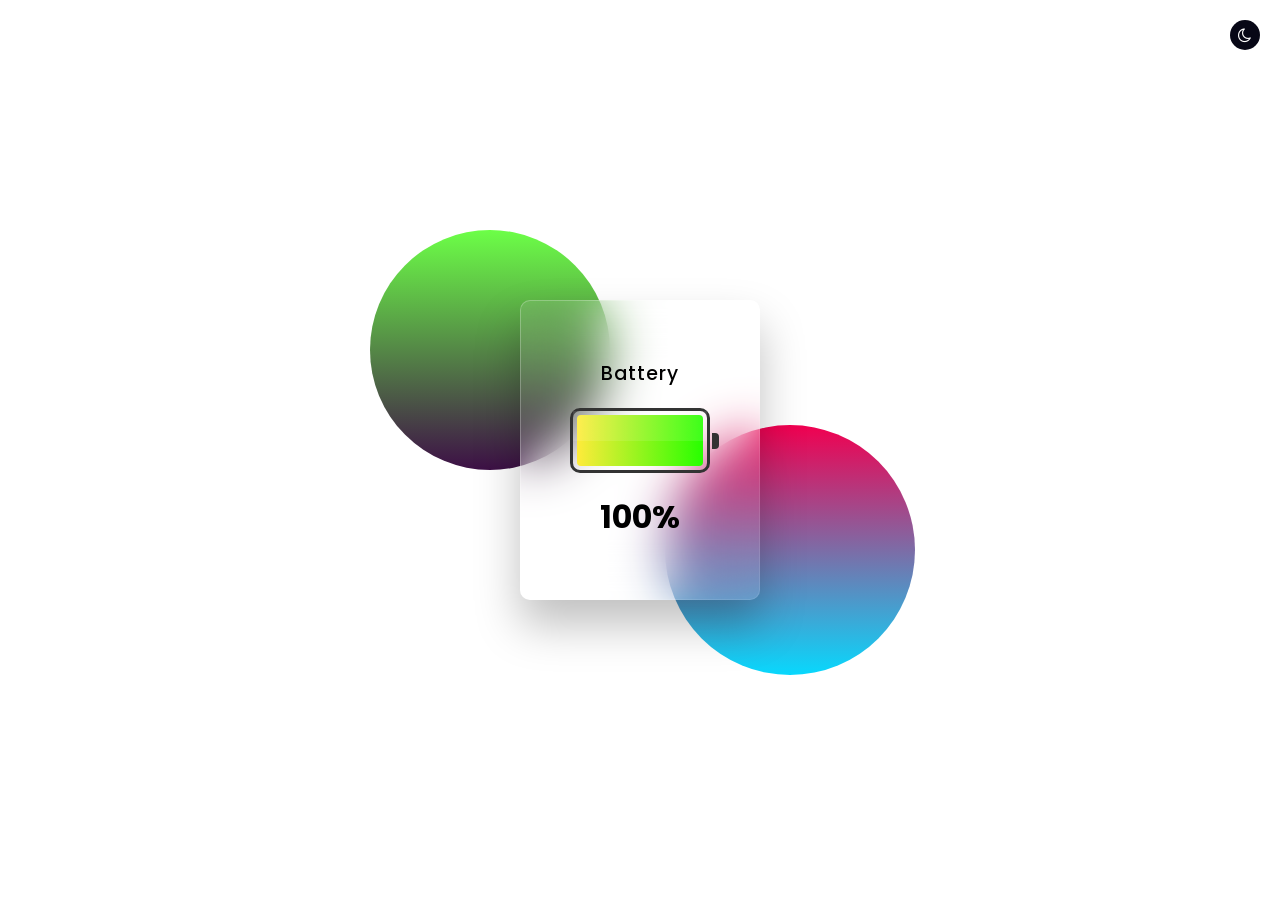
<file: Day 1/Battery Indicator/index.html>
<!DOCTYPE html>
<html lang="en">

<head>
    <meta charset="UTF-8" />
    <meta name="viewport" content="width=device-width, initial-scale=1.0" />
    <link rel="stylesheet" href="https://cdnjs.cloudflare.com/ajax/libs/font-awesome/4.7.0/css/font-awesome.css"
        integrity="sha512-5A8nwdMOWrSz20fDsjczgUidUBR8liPYU+WymTZP1lmY9G6Oc7HlZv156XqnsgNUzTyMefFTcsFH/tnJE/+xBg=="
        crossorigin="anonymous" />
    <title>Battery Indicator</title>
    <link rel="stylesheet" href="style.css" />
</head>

<body>
    <section class="sec">
        <div class="toggle"></div>
        <div class="box">
            <div class="content">
                <h3>Battery</h3>
                <div class="batteryShape">
                    <div class="level">
                        <div class="percentage"></div>
                    </div>
                </div>
                <div class="percent">50%</div>
            </div>
        </div>
    </section>
    <script src="script.js"></script>
</body>

</html>
</file>
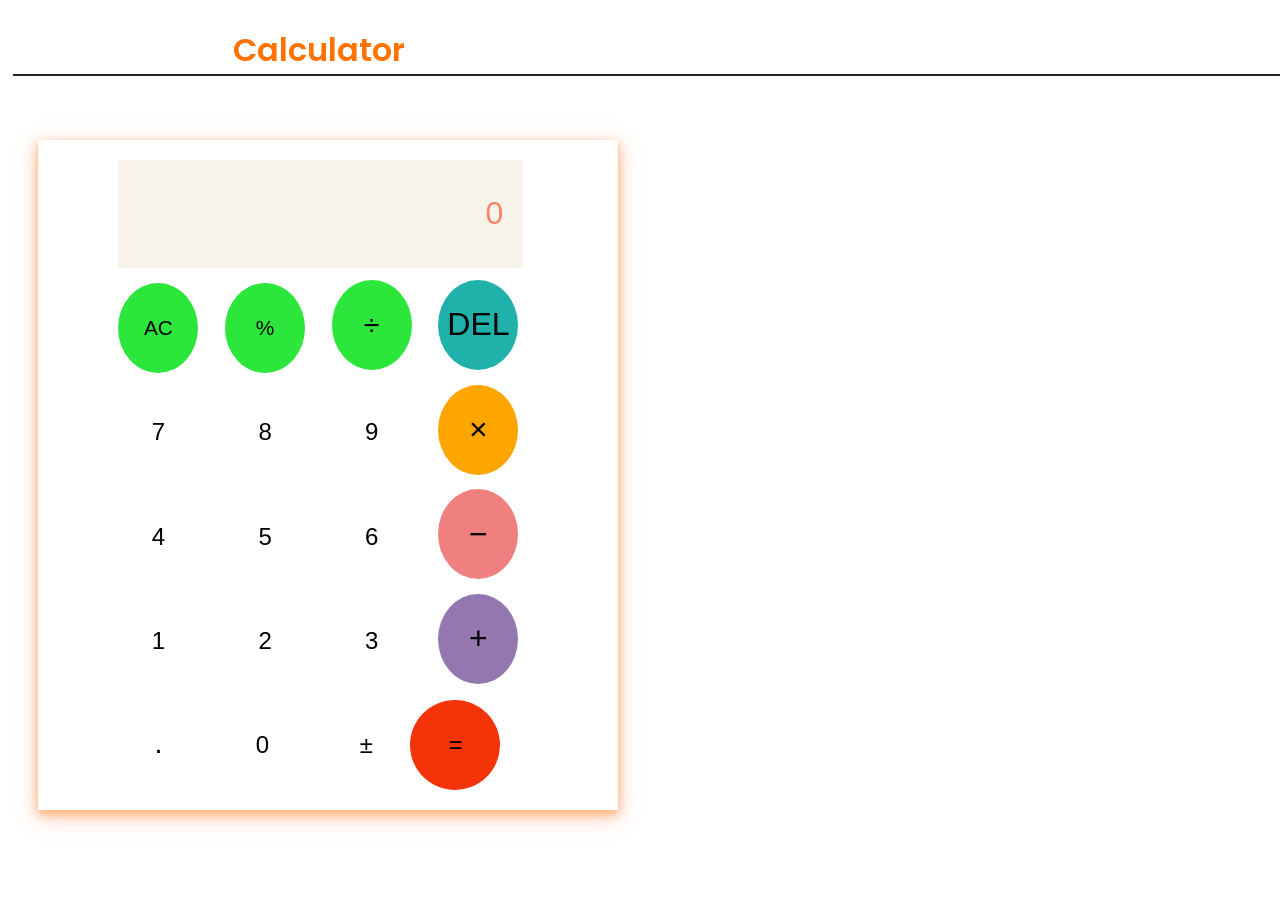
<file: Day 1/Calculator/index.html>
<!DOCTYPE html>
<html>
    <head>
  <meta charset="UTF-8">
  <meta name="viewport" content="width=device-width, initial-scale=1.0">
        <title>
            calculator webpage
        </title>
        <link rel="stylesheet" href="style.css">
    </head>
    <body>
        <h1>Calculator</h1>
        <div class="calculator">
            <input type="text" class="calculator-screen" value="0" >
            <div class="calculator-keys">
                    <button class="all-clear" >AC</button>
                    <button class="operator" >&#37;</button>
                    <button class="operator" value="/">&divide; </button>
                    <button class="delete"> DEL</button>
                    <button class="number" value="7">7</button>
                    <button class="number" value="8">8</button>
                    <button class="number" value="9">9</button>
                    <button class="operator" value="*">&times;</button>
                    <button class="number" value="4">4</button>
                    <button class="number" value="5">5</button>
                    <button class="number" value="6">6</button>
                    <button class="operator" value="-">&minus;</button>
                    <button class="number" value="1">1</button>
                    <button class="number" value="2">2</button>
                    <button class="number" value="3">3</button>
                    <button class="operator" value="+">&plus;</button>
                    <button class="text" value=".">.</button>
                    <button class="number" value="0">0</button>
                    <button class="operator" value="+/-">&PlusMinus;</button>
                    <button class="equal">&equals;</button>
                    
            </div>
        </div>
        <script type="text/javascript" src="script.js"></script>
    </body>
</html>
</file>
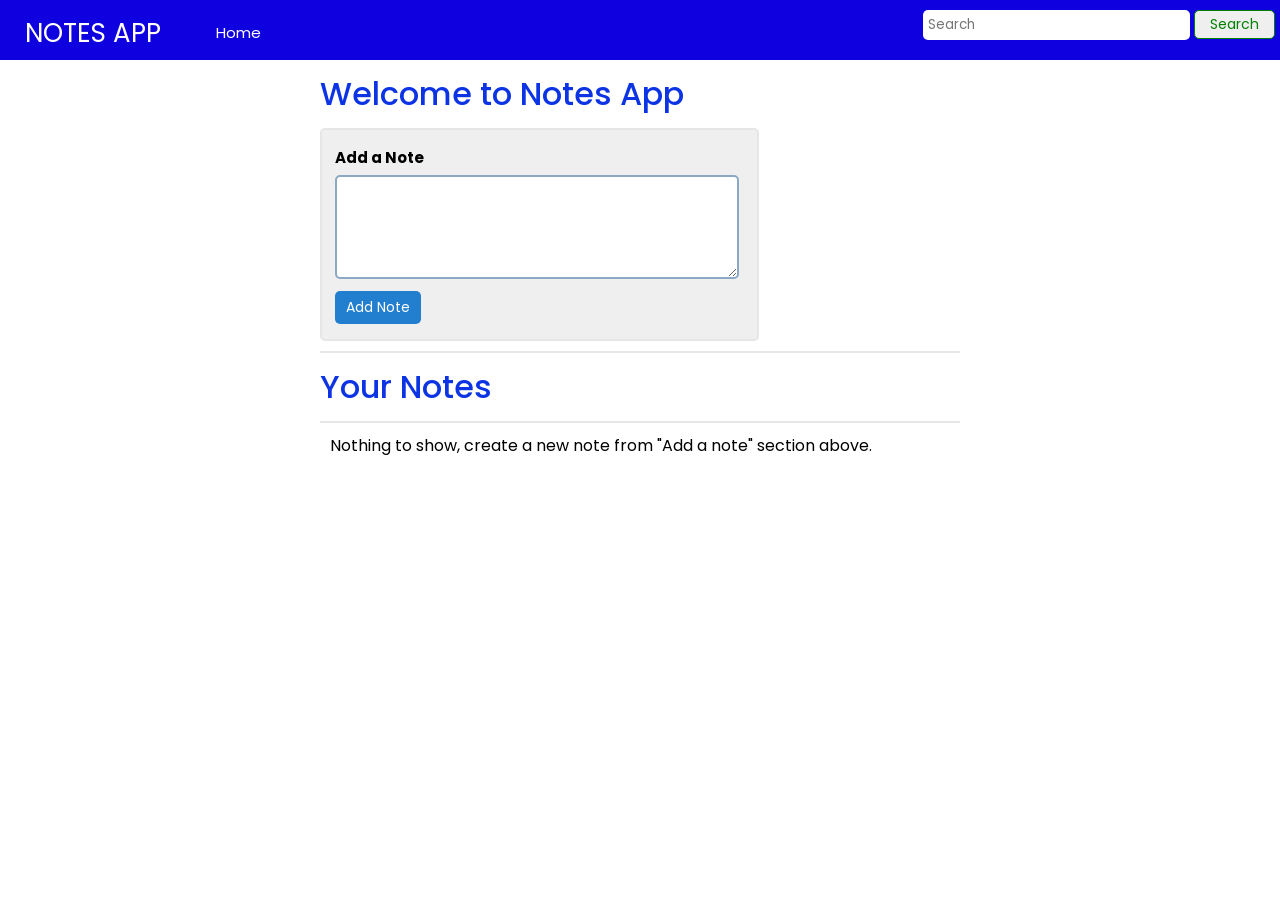
<file: Day 1/Notes Website/index.html>
<!DOCTYPE html>
<html lang="en">
<head>
    <meta charset="UTF-8">
    <meta name="viewport" content="width=device-width, initial-scale=1.0">
    <link rel="stylesheet" href="style.css">
    <title>Notes App</title>
</head>
<body>
   <nav class="navbar">
       <div id="logo">NOTES APP</div>
       <ul>
           <li> <a href="#">Home</a> </li>
       </ul>
       <form class="form-group" action="#">
           <input type="search" name="search" id="search" placeholder="Search">
           <button id="btn">Search</button>
       </form>
   </nav>

   <div class="container">
       <h1>Welcome to Notes App</h1>
       <div class="border">
           <label for="addNote">Add a Note</label> <br>
           <textarea name="textarea" id="textarea" cols="80" rows="5"></textarea> <br>
           <button id="myBtn">Add Note</button>
       </div>
       <hr class="hrStyle">
       <h1>Your Notes</h1>
       <hr class="hrStyle">
       <div id="notes" class="notesBox"> </div>
   <script src="script.js"></script>
</body>
</html>
</file>
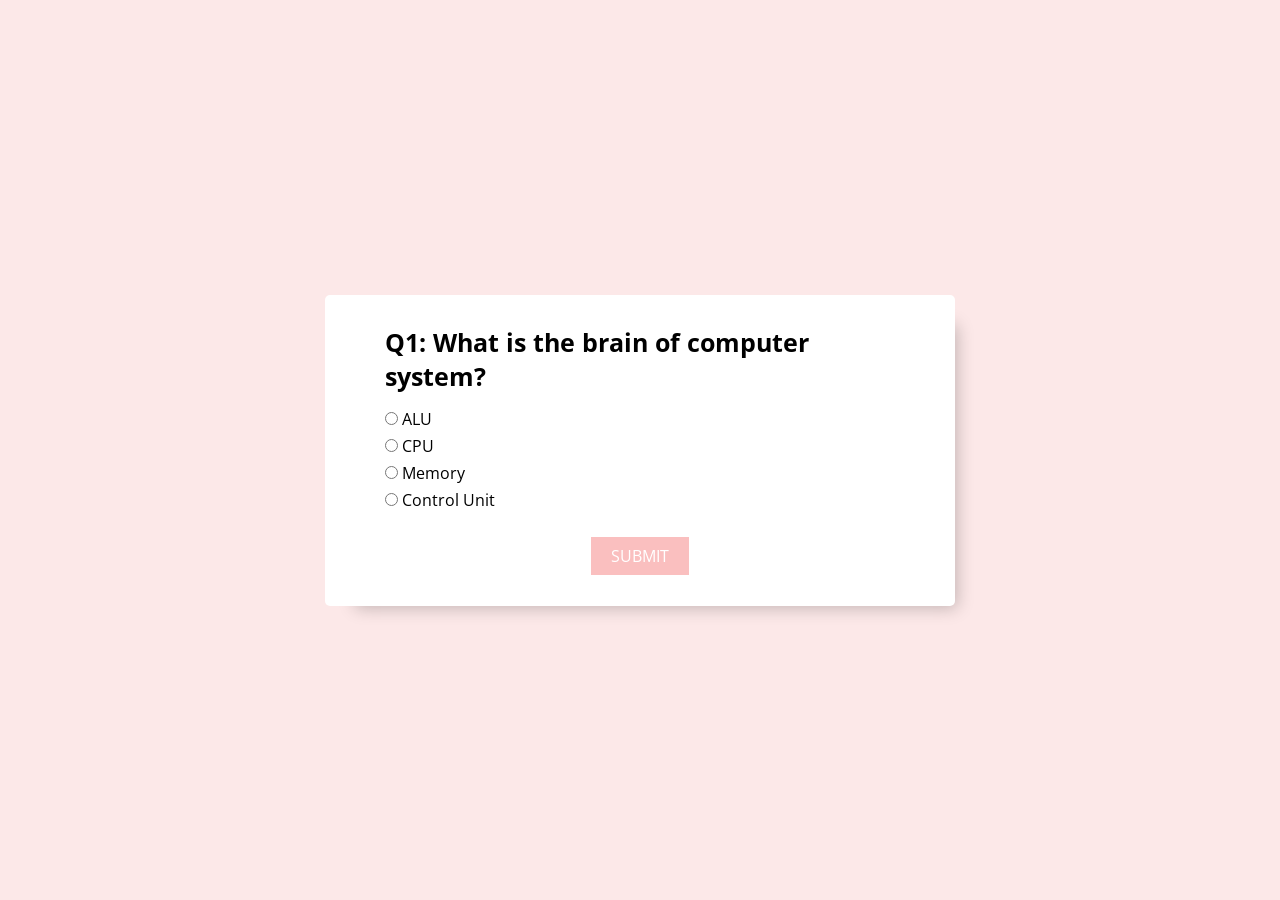
<file: Day 2/Quiz App/index.html>
<!DOCTYPE html>
<html lang="en">
  <head>
    <meta charset="UTF-8" />
    <meta http-equiv="X-UA-Compatible" content="IE=edge" />
    <meta name="viewport" content="width=device-width, initial-scale=1.0" />
    <link rel="stylesheet" href="style.css" />
    <title>Quiz Website</title>
  </head>
  <body>

    <div class="main-div">
      <div class="inner-div">
        <h1 class="question">Question comes here.</h1>
        <ul>
          <li>
            <input type="radio" class="ans" name="ans" id="ans1" />
            <label for="answer" class="answer1">Answer option</label>
          </li>
          <li>
            <input type="radio" class="ans" name="ans" id="ans2" />
            <label for="answer" class="answer2">Answer option</label>
          </li>
          <li>
            <input type="radio" class="ans" name="ans" id="ans3" />
            <label for="answer" class="answer3">Answer option</label>
          </li>
          <li>
            <input type="radio" class="ans" name="ans" id="ans4" />
            <label for="answer" class="answer4">Answer option</label>
          </li>
        </ul>
        <div class="button-container">
          <buttom id="submit">Submit</buttom>
        </div>
        <div id="scoring" class="scoreBox">
            
        </div>
      </div>
    </div>
    <script src="script.js"></script>
  </body>
</html>
</file>
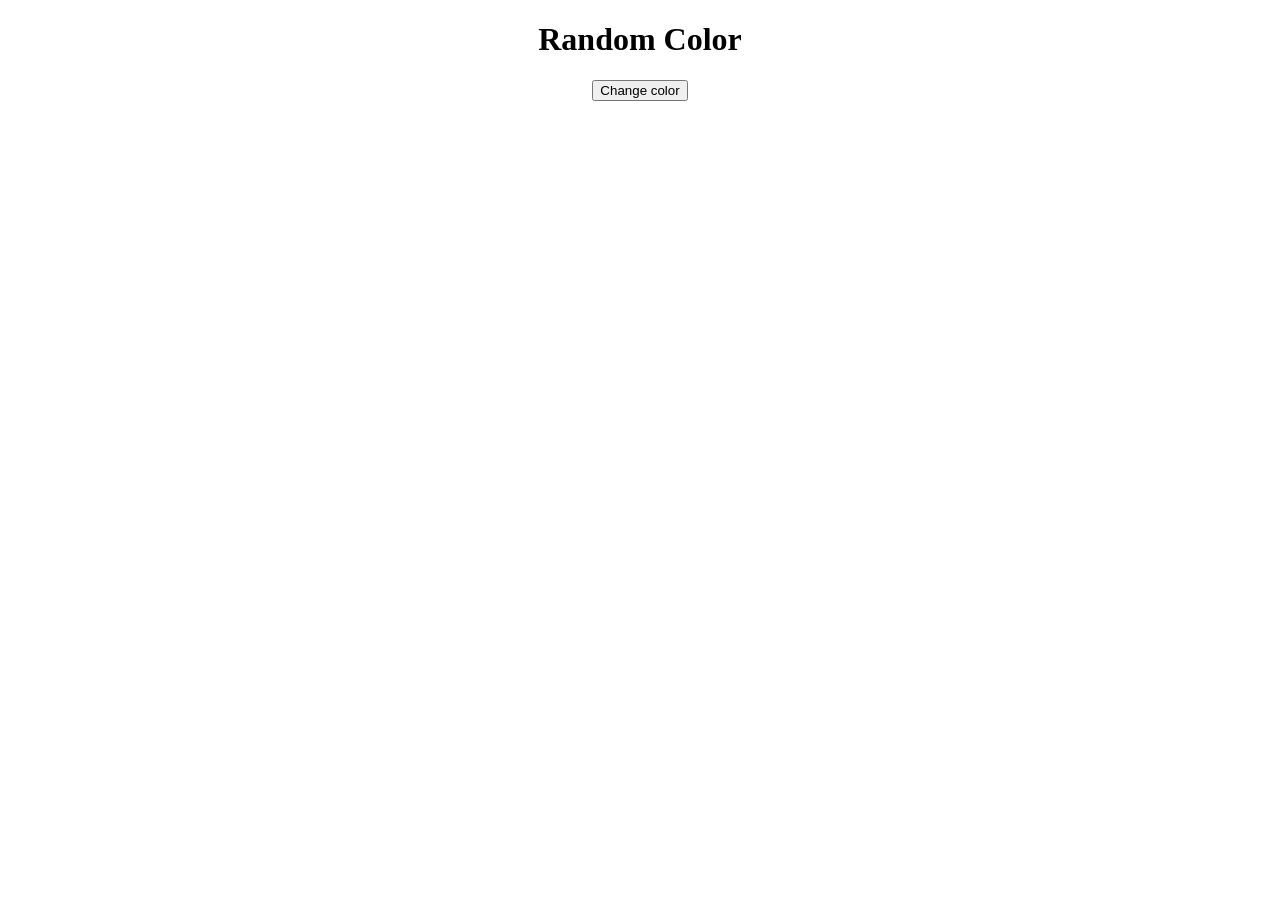
<file: Day 2/Random Color Generator/index.html>
<!DOCTYPE html>
<html lang="en">
<head>
    <meta charset="UTF-8">
    <meta http-equiv="X-UA-Compatible" content="IE=edge">
    <meta name="viewport" content="width=device-width, initial-scale=1.0">
    <title>Random Color</title>
    <link rel="stylesheet" href="style.css">
</head>
<body>
    <h1>Random Color</h1>
   <div class="color_gen">
        <button id="random">Change color</button>
   </div>     
    <script src="script.js"></script>
</body>
</html>
</file>
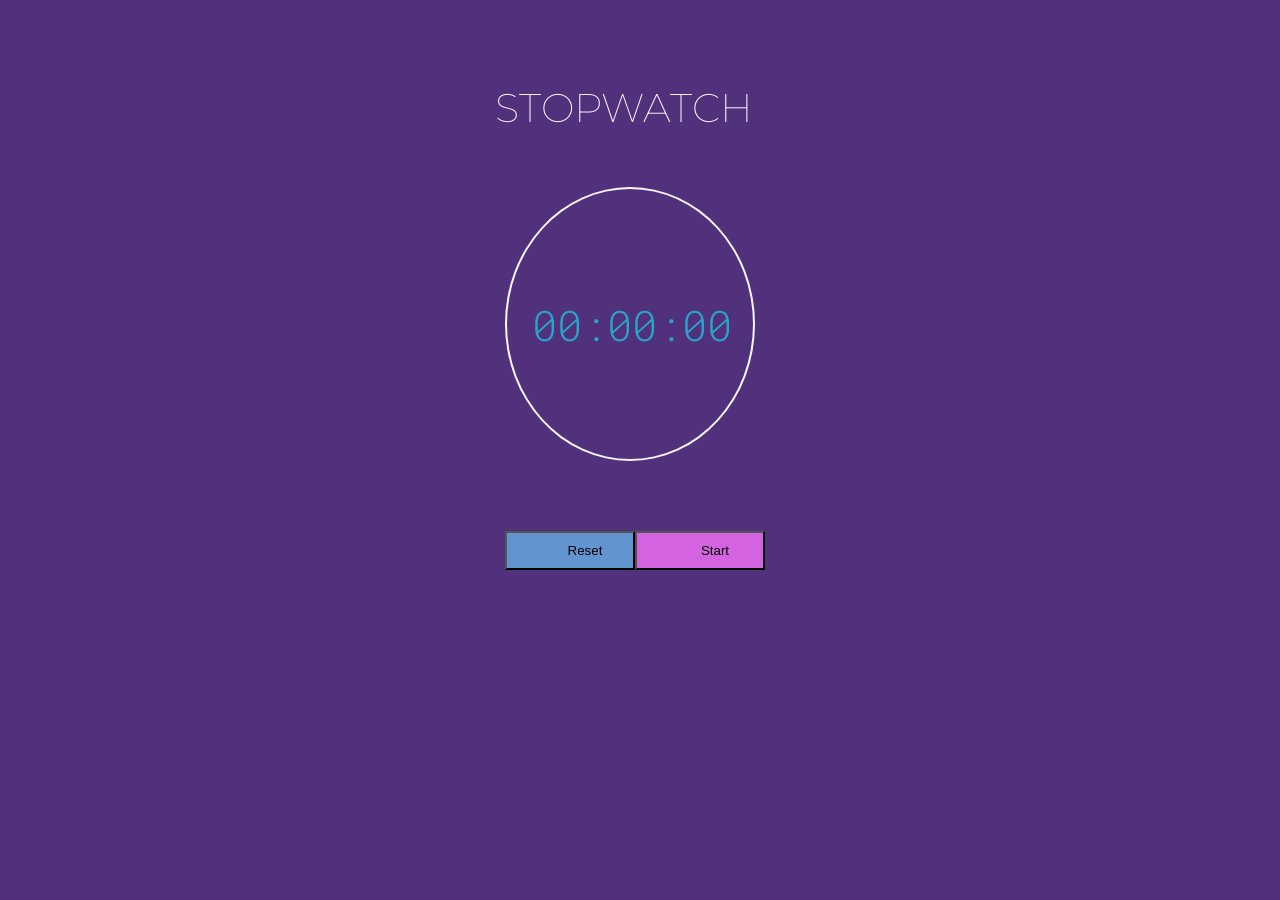
<file: Day 2/Stop Watch/index.html>
<!DOCTYPE html>
<html>
  <head>
    <title>
      Simple Stopwatch
    </title>
    <link href="style.css" rel="stylesheet">
    <link
      href="https://fonts.googleapis.com/css2?family=Montserrat:wght@200;900&display=swap"
      rel="stylesheet"
    />
    <link
      href="https://fonts.googleapis.com/css2?family=Roboto+Mono:ital,wght@0,300;1,300&display=swap"
      rel="stylesheet"
    />
   
  </head>
  <body>
    <div id="stopwatch">
      <!-- CURRENT TIME -->
      <h1> STOPWATCH</h1>
      <div class="circle">
        <span class="time" id="sw-time">00:00:00</span>
      </div>

      <!-- CONTROLS -->
      <div class="controls">
          <input type="button" value="Reset" id="sw-rst" disabled/>
          <input type="button" value="Start" id="sw-go" disabled/>
      </div>
    </div>
    <script src="script.js"></script>
  </body>
</html>
</file>
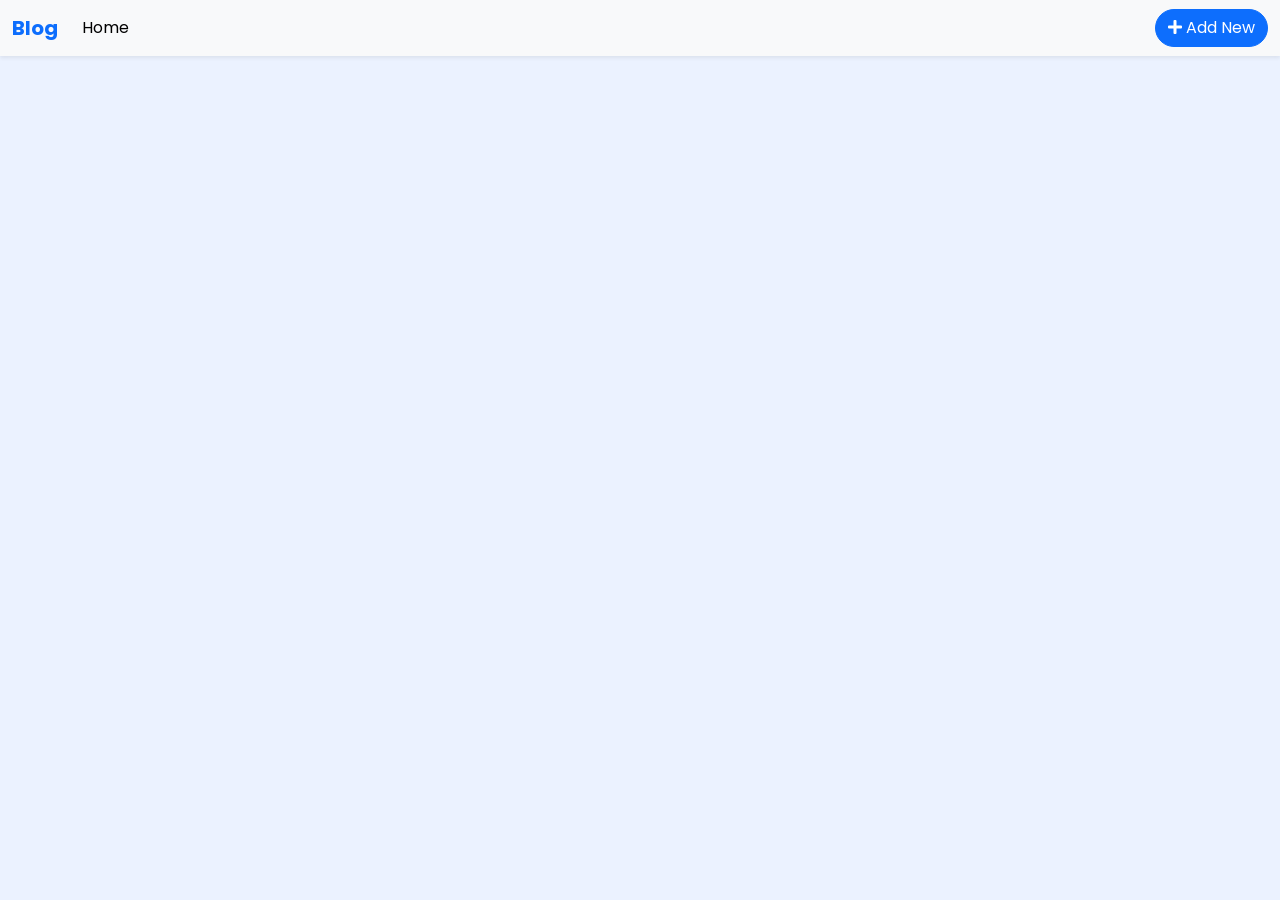
<file: Day 3/Blog Application/index.html>
<!DOCTYPE html>
<html lang="en">

<head>
	<meta charset="UTF-8">
	<meta http-equiv="X-UA-Compatible" content="IE=edge">
	<meta name="viewport" content="width=device-width, initial-scale=1.0">
	<!-- google fonts -->
	<link rel="preconnect" href="https://fonts.gstatic.com" />
	<link href="https://fonts.googleapis.com/css2?family=Poppins:ital,wght@0,100;0,200;0,300;0,400;0,500;0,600;0,700;0,800;0,900;1,100;1,200;1,300;1,400;1,500;1,600;1,700;1,800;1,900&display=swap" rel="stylesheet" />
	<!-- icons -->
	<link rel="stylesheet" href="https://use.fontawesome.com/releases/v5.15.3/css/all.css" integrity="sha384-SZXxX4whJ79/gErwcOYf+zWLeJdY/qpuqC4cAa9rOGUstPomtqpuNWT9wdPEn2fk" crossorigin="anonymous" />
	<!-- bootstrap cdn -->
	<link href="https://cdn.jsdelivr.net/npm/bootstrap@5.0.1/dist/css/bootstrap.min.css" rel="stylesheet" integrity="sha384-+0n0xVW2eSR5OomGNYDnhzAbDsOXxcvSN1TPprVMTNDbiYZCxYbOOl7+AMvyTG2x" crossorigin="anonymous" />
	<!--  our stylesheet -->
	<link rel="stylesheet" href="style.css">
	<title>Blog App</title>
</head>

<body onload="loadData()">
	<!--Navbar Modal -->
	<div class="modal fade" id="staticBackdrop" data-bs-backdrop="static" data-bs-keyboard="false" tabindex="-1" aria-labelledby="staticBackdropLabel" aria-hidden="true">
		<div class="modal-dialog">
			<div class="modal-content">
				<div class="modal-header">
					<h5 class="modal-title" id="staticBackdropLabel">Add New Task</h5>
					<button type="button" class="btn-close" data-bs-dismiss="modal" aria-label="Close"></button>
				</div>
				<div class="modal-body">
					<form>
						<div class="mb-3">
							<label for="imageurl" class="form-label">Image URL</label>
							<input type="url" class="form-control" id="imageurl" aria-describedby="emailHelp" placeholder="https://images.hello.com/hello.png">
						</div>
						<div class="mb-3">
							<label for="title" class="form-label">Title</label>
							<input type="text" class="form-control" id="title" placeholder="Artificial Intelligence">
						</div>
						<div class="mb-3">
							<label for="type" class="form-label">Type</label>
							<input type="text" class="form-control" id="type" placeholder="AI">
						</div>
						<div class="mb-3">
							<label for="description" class="form-label">Description</label>
							<textarea rows="4" class="form-control" id="description"></textarea>
						</div>
					</form>
				</div>
				<div class="modal-footer">
					<button type="button" class="btn btn-secondary" data-bs-dismiss="modal">Close</button>
					<button type="button" class="btn btn-primary" data-bs-dismiss="modal" onclick="saveChanges()">Save Changes</button>
				</div>
			</div>
		</div>
	</div>
	<!--  card modal -->
	<div class="modal fade" id="showblog" tabindex="-1" aria-labelledby="showTaskLabel" aria-hidden="true">
		<div class="modal-dialog modal-lg">
			<div class="modal-content">
				<div class="modal-body blog__modal__body"></div>
				<div class="modal-footer">
					<button type="button" class="btn btn-secondary" data-bs-dismiss="modal">Close</button>
				</div>
			</div>
		</div>
	</div>
	</div>
	<!-- navbar -->
	<nav class="navbar navbar-expand-md navbar-light bg-light shadow-sm">
		<div class="container-fluid"> <a class="navbar-brand  fw-bold text-primary" href="#">Blog</a>
			<button class="navbar-toggler" type="button" data-bs-toggle="collapse" data-bs-target="#navbarSupportedContent" aria-controls="navbarSupportedContent" aria-expanded="false" aria-label="Toggle navigation"> <span class="navbar-toggler-icon"></span> 
			</button>
			<div class="collapse navbar-collapse" id="navbarSupportedContent">
				<ul class="navbar-nav me-auto mb-2 mb-lg-0">
					<li class="nav-item"> <a class="nav-link active" aria-current="page" href="#">Home</a> 
					</li>
				</ul>
				<button type="button" class="btn btn-primary rounded-pill" data-bs-toggle="modal" data-bs-target="#staticBackdrop"><i class="fas fa-plus"></i> Add New</button>
			</div>
		</div>
	</nav>
	<div class="container">
		<section>
			<div class="row blog__container mt-5 mb-3 ">
		        </div>
		</section>
	</div>
	<script src="https://cdn.jsdelivr.net/npm/@popperjs/core@2.9.2/dist/umd/popper.min.js" integrity="sha384-IQsoLXl5PILFhosVNubq5LC7Qb9DXgDA9i+tQ8Zj3iwWAwPtgFTxbJ8NT4GN1R8p" crossorigin="anonymous"></script>
	<script src="https://cdn.jsdelivr.net/npm/bootstrap@5.0.1/dist/js/bootstrap.min.js" integrity="sha384-Atwg2Pkwv9vp0ygtn1JAojH0nYbwNJLPhwyoVbhoPwBhjQPR5VtM2+xf0Uwh9KtT" crossorigin="anonymous"></script>
	<script src="script.js"></script>
</body>
</html>
</file>
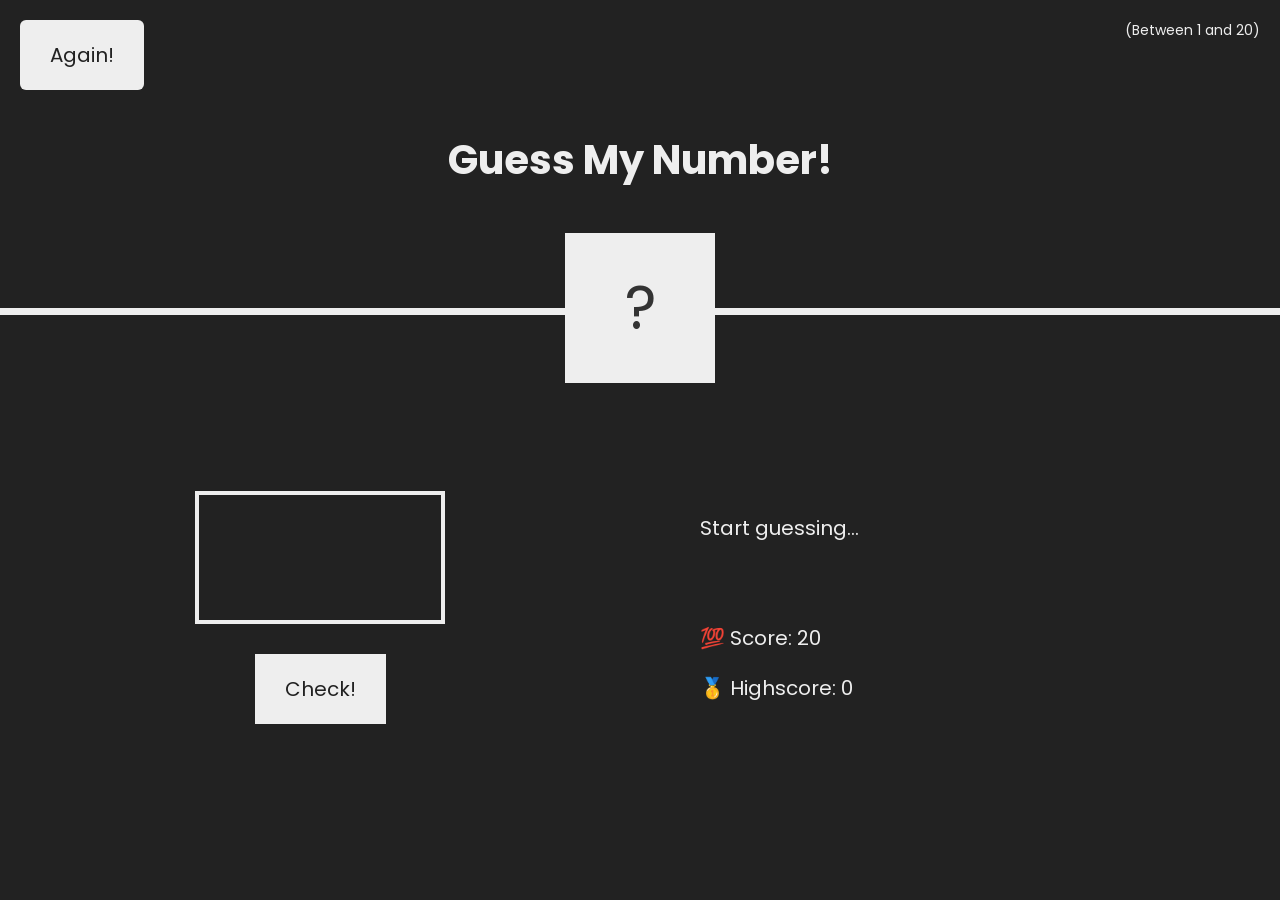
<file: Day 3/Guess My Number/index.html>
<!DOCTYPE html>
<html lang="en">
  <head>
    <meta charset="UTF-8" />
    <meta name="viewport" content="width=device-width, initial-scale=1.0" />
    <meta http-equiv="X-UA-Compatible" content="ie=edge" />
    <link rel="stylesheet" href="style.css" />
    <title>Guess My Number!</title>
  </head>
  <body>
    <header>
      <h1>Guess My Number!</h1>
      <p class="between">(Between 1 and 20)</p>
      <button class="btn again">Again!</button>
      <div class="number">?</div>
    </header>
    <main>
      <section class="left">
        <input type="number" class="guess" />
        <button class="btn check">Check!</button>
      </section>
      <section class="right">
        <p class="message">Start guessing...</p>
        <p class="label-score">💯 Score: <span class="score">20</span></p>
        <p class="label-highscore">
          🥇 Highscore: <span class="highscore">0</span>
        </p>
      </section>
    </main>
    <script src="script.js"></script>
  </body>
</html>
</file>
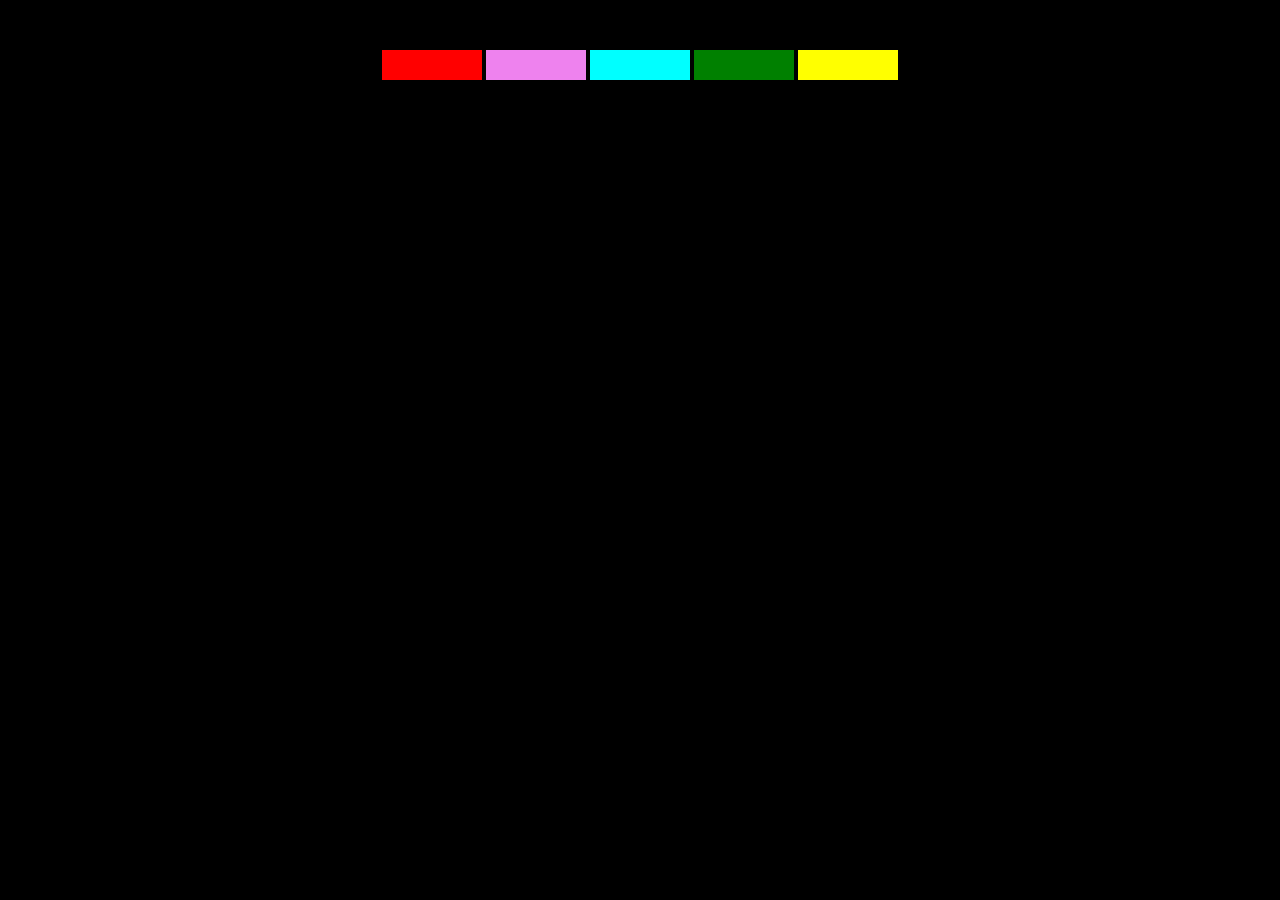
<file: Day 3/Magic Color Changer/index.html>
<!DOCTYPE html>
<html lang="en">

<head>
    <meta charset="UTF-8">
    <meta name="viewport" content="width=device-width, initial-scale=1.0">
    <title>Document</title>
    <link rel="stylesheet" href="style.css">
</head>

<body>
    <div class="main">
        <div class="color red"></div>
        <div class="color violet"></div>
        <div class="color cyan"></div>
        <div class="color green"></div>
        <div class="color yellow"></div>

    </div>
    <div class="circle"></div>
    <script src="script.js"></script>
</body>

</html>
</file>
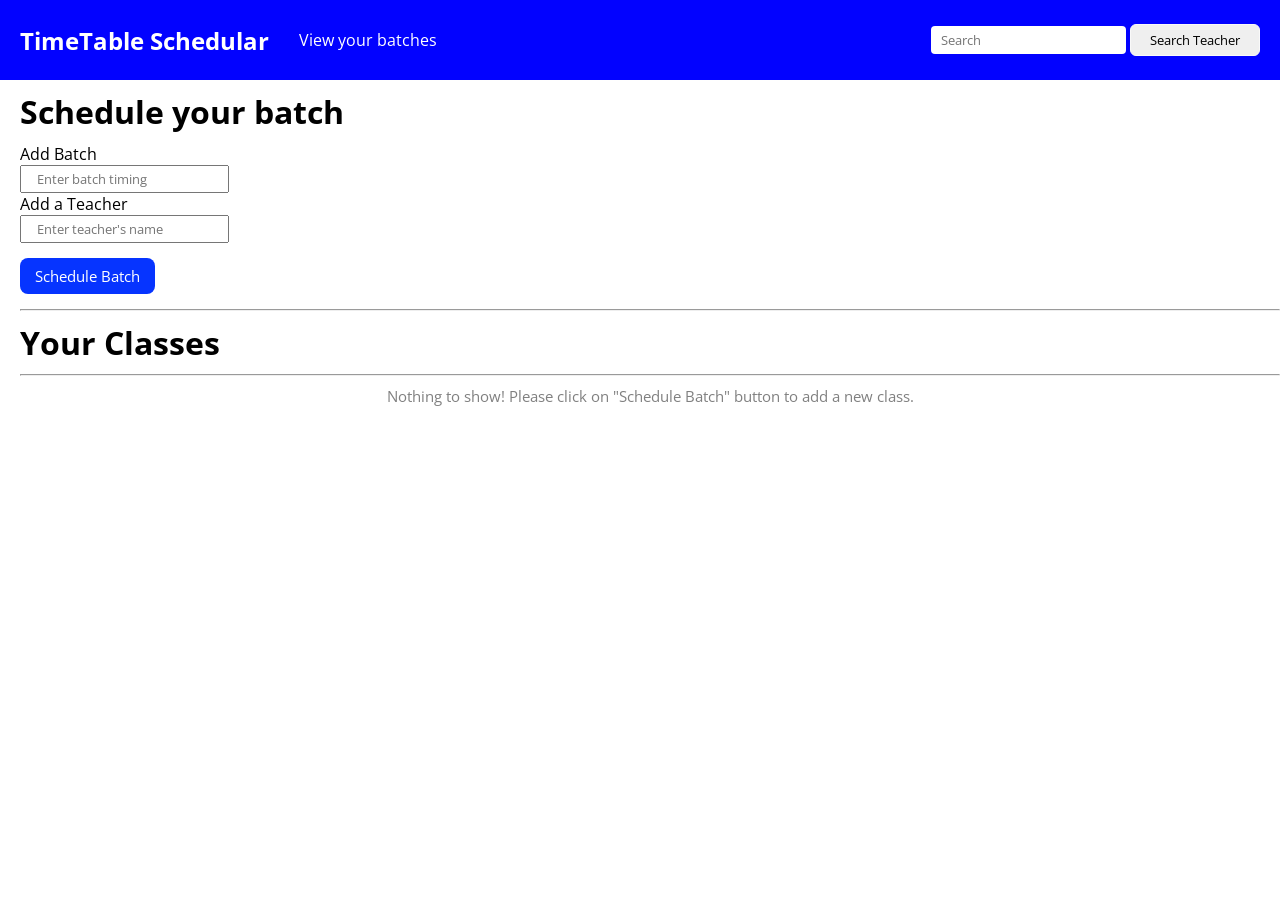
<file: Day 3/TimeTable Schedular/index.html>
<!DOCTYPE html>
<html lang="en">

<head>
    <meta charset="UTF-8" />
    <meta name="viewport" content="width=device-width, initial-scale=1.0" />
    <meta http-equiv="X-UA-Compatible" content="IE=edge">
    <link rel="preconnect" href="https://fonts.gstatic.com">
    <link href="https://fonts.googleapis.com/css2?family=Roboto:ital,wght@0,400;1,300&display=swap" rel="stylesheet">
    <link rel="stylesheet" href="style.css" />
    <title>Classroom Scheduler</title>
</head>

<body>
    <nav class="navbar">
        <div class="left">
            <div id="logo">
                <h1>TimeTable Schedular </h1>
            </div>
            <div>
                <ul>
                    <li><a href="#">View your batches</a></li>
                </ul>
            </div>
        </div>
        <div class="searchBox">
            <input type="search" name="searchBar" placeholder="Search" id="searchTxt" />
            <button class="btn">Search Teacher</button>
        </div>
    </nav>

    <div class="wrapper">
        <h1 class="heading">Schedule your batch</h1>
        <label for="addingNote" class="addingNote">Add Batch</label> <br />
        <input name="textarea" id="title" cols="100" rows="2" placeholder="Enter batch timing"></input>
        <br />
        <label for="addingNote" class="addingNote">Add a Teacher</label> <br />
        <input name="textarea" id="note-text" cols="100" rows="6" placeholder="Enter teacher's name"></input>
        <br />
        <button class="note-btn">Schedule Batch</button>

        <hr class="margin-top hr" />
        <h1 class="class">Your Classes</h1>
        <hr class="hr" />
        <div class="showNotes" id="notes"></div>
    </div>
    <script src="script.js"></script>
</body>

</html>
</file>
<file: Day 1/Battery Indicator/style.css>
@import url("https://fonts.googleapis.com/css2?family=Poppins&display=swap");

* {
  margin: 0;
  padding: 0;
  box-sizing: border-box;
  font-family: "Poppins", sans-serif;
}

section {
  position: relative;
  display: flex;
  justify-content: center;
  align-items: center;
  min-height: 100vh;
}

section.dark {
  background: #161623;
}

section::before {
  content: "";
  position: absolute;
  width: 240px;
  height: 240px;
  background: linear-gradient(#6cff47, #3d1046);
  border-radius: 50%;
  transform: translate(-150px, -100px);
}

section.dark::before {
  background: linear-gradient(#ffc107, #e91e63);
}


section::after {
  content: "";
  position: absolute;
  width: 250px;
  height: 250px;
  background: linear-gradient(#f10050, rgb(8, 216, 253));
  border-radius: 50%;
  transform: translate(150px, 100px);
}

section.dark::after {
  background: linear-gradient(#2196f3, #31ff38);
}

.box {
  position: relative;
  width: 240px;
  height: 300px;
  background: rgba(255, 255, 255, 0.1);
  z-index: 1;
  box-shadow: 0 25px 45px rgba(0, 0, 0, 0.25);
  border: 1px solid rgba(255, 255, 255, 0.25);
  border-right: 1px solid rgba(255, 255, 255, 0.1);
  border-bottom: 1px solid rgba(255, 255, 255, 0.1);
  backdrop-filter: blur(25px);
  border-radius: 10px;
  display: flex;
  justify-content: center;
  align-items: center;
}

.content {
  display: flex;
  justify-content: center;
  align-items: center;
  flex-direction: column;
}

.box h3 {
  color: #000000;
  font-weight: 500;
  font-size: 1.2rem;
  letter-spacing: 1px;
}

section.dark .box h3 {
  color: #fff;
}

.batteryShape {
  position: relative;
  width: 140px;
  height: 65px;
  margin: 20px 0;
  border: 3px solid #333;
  border-radius: 10px;
}

section.dark .batteryShape {
  border: 3px solid #fff;
}

.batteryShape::before {
  content: "";
  position: absolute;
  top: 50%;
  right: -12px;
  transform: translateY(-50%);
  width: 7px;
  height: 16px;
  background: #333;
  border-top-right-radius: 4px;
  border-bottom-right-radius: 4px;
}

section.dark .batteryShape::before {
  background: #fff;
}

.batteryShape::after {
  content: "";
  position: absolute;
  top: 0;
  left: 0;
  width: 100%;
  height: 50%;
  background: rgba(255, 255, 255, 0.1);
}

.level {
  position: absolute;
  top: 4px;
  left: 4px;
  right: 4px;
  bottom: 4px;
  /* background: #333; */
  overflow: hidden;
}

.percentage {
  position: absolute;
  top: 0;
  left: 0;
  height: 100%;
  width: 50%;
  background: linear-gradient(90deg, #ffeb3b, #27ff00);
  border-radius: 4px;
}

section.dark .percentage {
  background: linear-gradient(90deg, #ffeb3b, #27ff00);
}

.percent {
  color: #000000;
  font-size: 2em;
  font-weight: 700;
}

section.dark .percent {
  color: #fff;
}

.toggle {
  position: absolute;
  top: 20px;
  right: 20px;
  background: #070716;
  width: 30px;
  height: 30px;
  cursor: pointer;
  border-radius: 50%;
  display: flex;
  justify-content: center;
  align-items: center;
}

.dark .toggle {
  background: #fff;
}

.toggle::before {
  content: "\f186";
  font-family: fontAwesome;
  color: #fff;
}

.dark .toggle::before {
  content: "\f185";
  color: #161623;
}
</file>
<file: Day 1/Calculator/style.css>
@import url('https://fonts.googleapis.com/css2?family=Poppins:ital,wght@0,100;0,200;0,300;0,400;0,500;0,600;0,700;0,800;0,900;1,100;1,200;1,300;1,400;1,500;1,600;1,700;1,800;1,900&display=swap');

* {
    margin: 0px;
    padding: 0px;
}

body {
    margin-top: 2%;
    font-family: "Poppins", sans-serif;
}

h1 {
    margin: 0.5% 0% 0% 1%;
    color: rgb(255, 115, 0);
    font-size: 2rem;
    font-weight: 600;
    text-align: left;
    border-bottom: 2px solid #222222;
    padding-left: 220px;
}

.calculator {
    text-align: justify;
    margin: 5% 3% 3% 3%;
    height: 50%;
    width: 500px;
    padding-left: 80px;
    padding-top: 20px;
    padding-bottom: 20px;
    box-shadow: 0 4px 8px 0 rgba(255, 179, 113, 0.917), 0 6px 20px 0 rgba(251, 163, 125, 0.65);
}

.calculator-screen {
    width: 77%;
    height: 12vh;
    opacity: 0.8;
    background-color: rgb(248, 242, 230);
    color: tomato;
    text-align: right;
    font-size: 200%;
    border: none;
    padding-right: 20px;
}

.calculator-keys {
    width: 80%;
    height: 80%;
}

button {
    width: 20%;
    height: 10vh;
    background: none;
    border-radius: 50%;
    color: black;
    font-size: 150%;
    border-radius: 100%;
    margin: 3% auto 0%;
    border: black;
}

button:nth-child(1),
button:nth-child(2),
button:nth-child(3) {
    color: black;
    background-color: #2ce63b;
    border-radius: 50%;
    line-height: 3rem;
    font-size: 130%;
}

button:nth-child(3) {
    font-size: 180%;
}

button:nth-child(17) {
    font-size: 180%;
    width: 20%;
    height: 10vh;
}

button:nth-child(18) {
    width: 30%;
    height: 10vh;
}

button:nth-child(1):hover,
button:nth-child(2):hover,
button:nth-child(3):hover {
    color: #ffffff;
    background-color: teal;
}

.equal {
    color: rgb(0, 0, 0);
    background-color: rgb(243, 51, 8);
    margin: 0 auto;
    width: 90px;
}

.operator {
    color: black;
    background: none;
}

button:nth-child(4) {
    background-color: #20b2aa;
    font-size: 200%;
    line-height: 205%;
}

button:nth-child(8) {
    background-color: #ffa500;
    font-size: 200%;
}

button:nth-child(12) {
    background-color: #f08080;
    font-size: 200%;
}

button:nth-child(16) {
    background-color: #9477af;
    font-size: 200%;
}
</file>
<file: Day 1/Notes Website/style.css>
@import url('https://fonts.googleapis.com/css2?family=Poppins:ital,wght@0,100;0,200;0,300;0,400;0,500;0,600;0,700;0,800;0,900;1,100;1,200;1,300;1,400;1,500;1,600;1,700;1,800;1,900&display=swap');

*{
    margin: 0;
    padding: 0;
    font-family: 'Poppins', Helvetica, sans-serif;
}

#logo {
    float: left;
    margin: 14px 25px;
    font-size: 26px;
}

a {
    text-decoration: none;
    color: #fff;
    text-align: right;
}

ul li {
    list-style: none;
    margin: 21px 30px;
    font-size: 15px;
}

a:hover{
    color: #e2ff23;
    font-size: 16px;
}

ul {
    display: inline-block;
}

form {
    display: inline-block;
    float: right;
}

.navbar {
    background-color: rgb(15, 1, 223);
    height: 60px;
    color: #fff;
}

.form-group {
    margin: 10px 5px;
}

#search, #btn {
    padding: 5px;
    border-radius: 5px;
    border: none;
}

#btn {
    color: green;
    border: 1px solid green;
    font-size: 14px;
    padding: 3px 15px;
}

#btn:hover{
    background-color: green;
    color: #fff;
}

.container {
    margin: 0 auto;
    width: 50%;
    text-align: left;
}

h1{
    font-weight: 500;
    color: rgb(12, 52, 228);
    margin: 10px 10px 10px 0;
}

label {
    font-size: 15px;
    font-weight: bold;
}

textarea {
    border-radius: 5px;
    border: 2px solid #8ba9c4;
    margin: 5px 5px 5px 0;
    width: 400px;
    height: 100px;
}

#myBtn, .buttonHeading {
    background-color: #227ece;
    color: #fff;
    padding: 6px 11px;
    border: none;
    border-radius: 5px;
    font-size: 14px;
}

.buttonHeading:hover {
    background-color: #3c8bd1;
}

#myBtn:hover {
    background-color: #3686cc;
}

.border {
    border: 2px solid rgb(231, 230, 230);
    border-radius: 5px;
    padding: 15px 13px;
    width: fit-content;
    color: #000000;
    background: #efefef;
}

.hrStyle {
    margin-top: 10px;
    border: 1px solid rgb(231, 230, 230);
}

#notes {
    display: flex;
    flex-wrap: wrap;
    padding: 10px;
}

.noteBox {
    border: 1px solid rgb(231, 230, 230);
    border-radius: 5px;
    padding: 10px;
}

.notesBox {
    display: flex;
    justify-content: space-between;
}

.noteHeading {
    font-weight: bold;
    font-size: 20px;
}

.paraHeading {
    font-size: 16px;
    margin: 7px 7px 7px 0;
}

.block {
    display: block;
}

.none {
    display: none;
}
</file>
<file: Day 2/Quiz App/style.css>
@import url('https://fonts.googleapis.com/css2?family=Open+Sans&display=swap');

* {
    margin: 0;
    padding: 0;
    box-sizing: border-box;
}

body {
    font-family: 'Open Sans', sans-serif;
}

.main-div {
    display: flex;
    justify-content: center;
    align-items:center;
    width: 100vw;
    background-color: #fce8e8;
    height: 100vh;
}

.inner-div {
    background-color: #fff;
    padding: 30px 60px 10px 60px;
    max-width: 630px;
    width: 630px;
    box-shadow: 1rem 1rem 1rem -0.9rem rgba(0, 0, 0, 0.23);
    border-radius: 5px;
}

li {
    list-style: none;
    margin: 5px 0;
}

.question {
    font-size: 25px;
    margin-bottom: 15px;
}

.answer {
    font-size: 15px;
    color: rgb(54, 54, 54);
}

.button-container {
    display: flex;
    justify-content: center;
    align-items: center;
    height: 80px;
}

#submit {
    background-color: #fabfbf;
    color: #fff;
    padding: 8px 20px;
    text-transform: uppercase;
    cursor: pointer;
}

#submit:hover {
    background-color: #fdafaf;
}

.scoreBox {
    display: none;
}

.showScore {

    margin-top: -50px;
    margin-bottom: 20px;
    display: flex;
    flex-direction: column;
    justify-content: center;
    align-items: center;
    background-color: #F1F3F4;
    padding: 20px 30px;
}

.showScore h2 {
    margin-bottom: 10px;
}

.showScore button {
   background-color: #1f6068;
   border: none;
   padding: 8px 24px;
   color: #fff;
}

.showScore button:hover {
    background-color: #79BAC1;
}
</file>
<file: Day 2/Random Color Generator/style.css>
h1{ 
    display:flex;
    justify-content: center;
}
.color_gen{
    display:flex;
    justify-content: center;
}
</file>
<file: Day 2/Stop Watch/style.css>
body {
    background-color: #51317c;
    color: #f6f5f8;
  }
  #stopwatch {
    display: flex;
    flex-wrap: wrap;
    max-width: 320px;
    margin: 0 auto;
    padding: 20px 100px 60px 10px;
  
  
  }
  .circle {
    display: flex;
    justify-content: center;
    align-items: center;
  
    height: 270px;
    width: 270px;
  
    border: 2px solid;
    border-radius: 50%;
    
    margin-left: 70px;
    
  }
  
  .time {
    font-family: "Roboto Mono", monospace;
    font-weight: 200;
    font-size: 32px;
  }
  h1 {
    font-size: 40px;
    font-family: "Montserrat", sans-serif;
    font-weight: 150;
  
    text-align: center;
    line-height: 39px;
  
    padding: 50px;
    margin: 10px;
  }
  
  #sw-time {
    width: 80%;
    padding: 20px 0;
    font-size: 40px;
    font-weight: bold;
    text-align: center;
    /* background: #ffffff; */
    color: rgb(42, 164, 201);
    
      font-family: "Roboto Mono", monospace;
      font-weight: 300;
      font-size: 42px;
    
  }
  
  .controls {
    display: flex;
    /* flex-wrap: nowrap; */
    margin: 70px 70px 70px 70px;
    flex-direction: row;
    /* padding: 50px 600px 600px -2500px; */
    justify-content: space-between;
    
  }
  
  #sw-rst, #sw-go {
      /* box-sizing: border-box;  */
    display: flex; 
    justify-content: space-between;
  
    width: 130px;  
  
     /* width: 100%; */
    cursor: pointer;
    
    padding: 10px  10px 10px 40px;
    /*
    border: 0;
    color: rgb(19, 4, 4);
    font-size: 20px; */
  } 
  
  
  #sw-rst { background-color: #6295cf; }
  #sw-go { background-color: #d463df; }
</file>
<file: Day 3/Blog Application/style.css>
* {
  margin: 0;
  padding: 0;
  box-sizing: border-box; /* box-model*/
}

body {
  font-family: "Poppins", sans-serif;
  background-color: #ebf2ff;
}

.card-img-top {
  padding: 15px;
  height: 300px;
  width: auto;
}

.place__holder__image {
  width: 100%;
}
</file>
<file: Day 3/Guess My Number/style.css>
@import url('https://fonts.googleapis.com/css?family=Press+Start+2P&display=swap');
@import url('https://fonts.googleapis.com/css2?family=Poppins:ital,wght@0,100;0,200;0,300;0,400;0,500;0,600;0,700;0,800;0,900;1,100;1,200;1,300;1,400;1,500;1,600;1,700;1,800;1,900&display=swap');

* {
  margin: 0;
  padding: 0;
  box-sizing: inherit;
}

html {
  font-size: 62.5%;
  box-sizing: border-box;
}

body {
  font-family: 'Poppins', sans-serif;
  color: #eee;
  background-color: #222;
  /* background-color: #60b347; */
}

/* LAYOUT */
header {
  position: relative;
  height: 35vh;
  border-bottom: 7px solid #eee;
}

main {
  height: 65vh;
  color: #eee;
  display: flex;
  align-items: center;
  justify-content: space-around;
}

.left {
  width: 52rem;
  display: flex;
  flex-direction: column;
  align-items: center;
}

.right {
  width: 52rem;
  font-size: 2rem;
}

/* ELEMENTS STYLE */
h1 {
  font-size: 4rem;
  text-align: center;
  position: absolute;
  width: 100%;
  top: 52%;
  left: 50%;
  transform: translate(-50%, -50%);
}

.number {
  background: #eee;
  color: #333;
  font-size: 6rem;
  width: 15rem;
  padding: 3rem 0rem;
  text-align: center;
  position: absolute;
  bottom: 0;
  left: 50%;
  transform: translate(-50%, 50%);
}

.between {
  font-size: 1.4rem;
  position: absolute;
  top: 2rem;
  right: 2rem;
}

.again {
  position: absolute;
  top: 2rem;
  left: 2rem;
  border-radius: 6px;
}

.guess {
  background: none;
  border: 4px solid #eee;
  font-family: inherit;
  color: inherit;
  font-size: 5rem;
  padding: 2.5rem;
  width: 25rem;
  text-align: center;
  display: block;
  margin-bottom: 3rem;
}

.btn {
  border: none;
  background-color: #eee;
  color: #222;
  font-size: 2rem;
  font-family: inherit;
  padding: 2rem 3rem;
  cursor: pointer;
}

.btn:hover {
  background-color: #ccc;
}

.message {
  margin-bottom: 8rem;
  height: 3rem;
}

.label-score {
  margin-bottom: 2rem;
}
</file>
<file: Day 3/Magic Color Changer/style.css>
*{
    margin:0;
    padding:0;
    background:black;
  
}
.main{
   /*border:1px solid green; */
   width:100vw;
   height:30vh;
 display:flex;
 justify-content:center;
   
}
.color{
    /*border:1px solid black;*/
    width:100px;
    height:30px;
   margin:2px;
   margin-top:50px;
}
.red{
   background-color:red;
}
.violet{
    background-color:violet;
}
.cyan{
    background-color:cyan;
}
.green{
    background-color:green;
}
.yellow{
    background-color:yellow;
}
.circle{
    width:250px;
    height:250px;
    /*border:1px solid black;*/
    border-radius:50%;
    margin:auto;
}
</file>
<file: Day 3/TimeTable Schedular/style.css>
@import url('https://fonts.googleapis.com/css2?family=Open+Sans&display=swap');

*, *::after, *::before {
    padding: 0;
    margin: 0;
    box-sizing: border-box;
    font-family: 'Open Sans', sans-serif;
}

.navbar {
    background-color: rgb(2, 2, 255);
    height: 80px;
    display: flex;
    align-items: center;
    color: white;
    justify-content: space-between;
}

.left {
    display: flex;
    align-items: center;
    justify-content: flex-start;
    padding-left: 20px;
}

.logo {
    font-size: 40px;
}

ul li {
    padding-left: 30px;
    list-style: none;
}

ul li a {
    text-decoration: none;
    color: white;
}

ul li a:hover {
    padding-bottom: 5px;
    border-bottom: 2px solid white;
}

.searchBox {
    padding-right: 20px;
}

#searchTxt {
    border: none;
    padding: 5px 10px;
    border-radius: 4px;
}

.btn {
    border: 1px solid #f9f9f9;
    padding: 6px 19px;
    border-radius: 6px;
}

.btn:hover {
    background-color: #8bff9e;
    color: rgb(0, 0, 0);
}

input:focus {
    outline: none;
}

.wrapper {
    margin-left: 20px;
}

.heading {
    padding: 10px 0;
}

.note-btn {
    background-color: rgb(6, 52, 255);
    border: none;
    padding: 8px 15px;
    border-radius: 8px;
    margin: 15px 0;
    color: white;
    font-size: 15px;
}

.note-btn:hover {
    background-color: rgb(4, 10, 188);
}

.class {
    padding: 10px 0;
}

.showNotes {
    display: flex;
    flex-wrap: wrap;
    justify-content: space-around;
    align-items: center;
}

.card {
    margin: 10px;
    border: 3px solid gray;
    border-radius: 10px;
    padding: 20px;
}

.deleteBtn {
    background-color: rgb(255, 0, 0);
    border: none;
    border-radius: 10px;
    padding: 8px 19px;
    margin-top: 10px;
    color: white;
}

.deleteBtn:hover {
    background-color: rgb(216, 1, 1);
}

.wrapper input {
    padding: 3px 15px;
}
</file>
